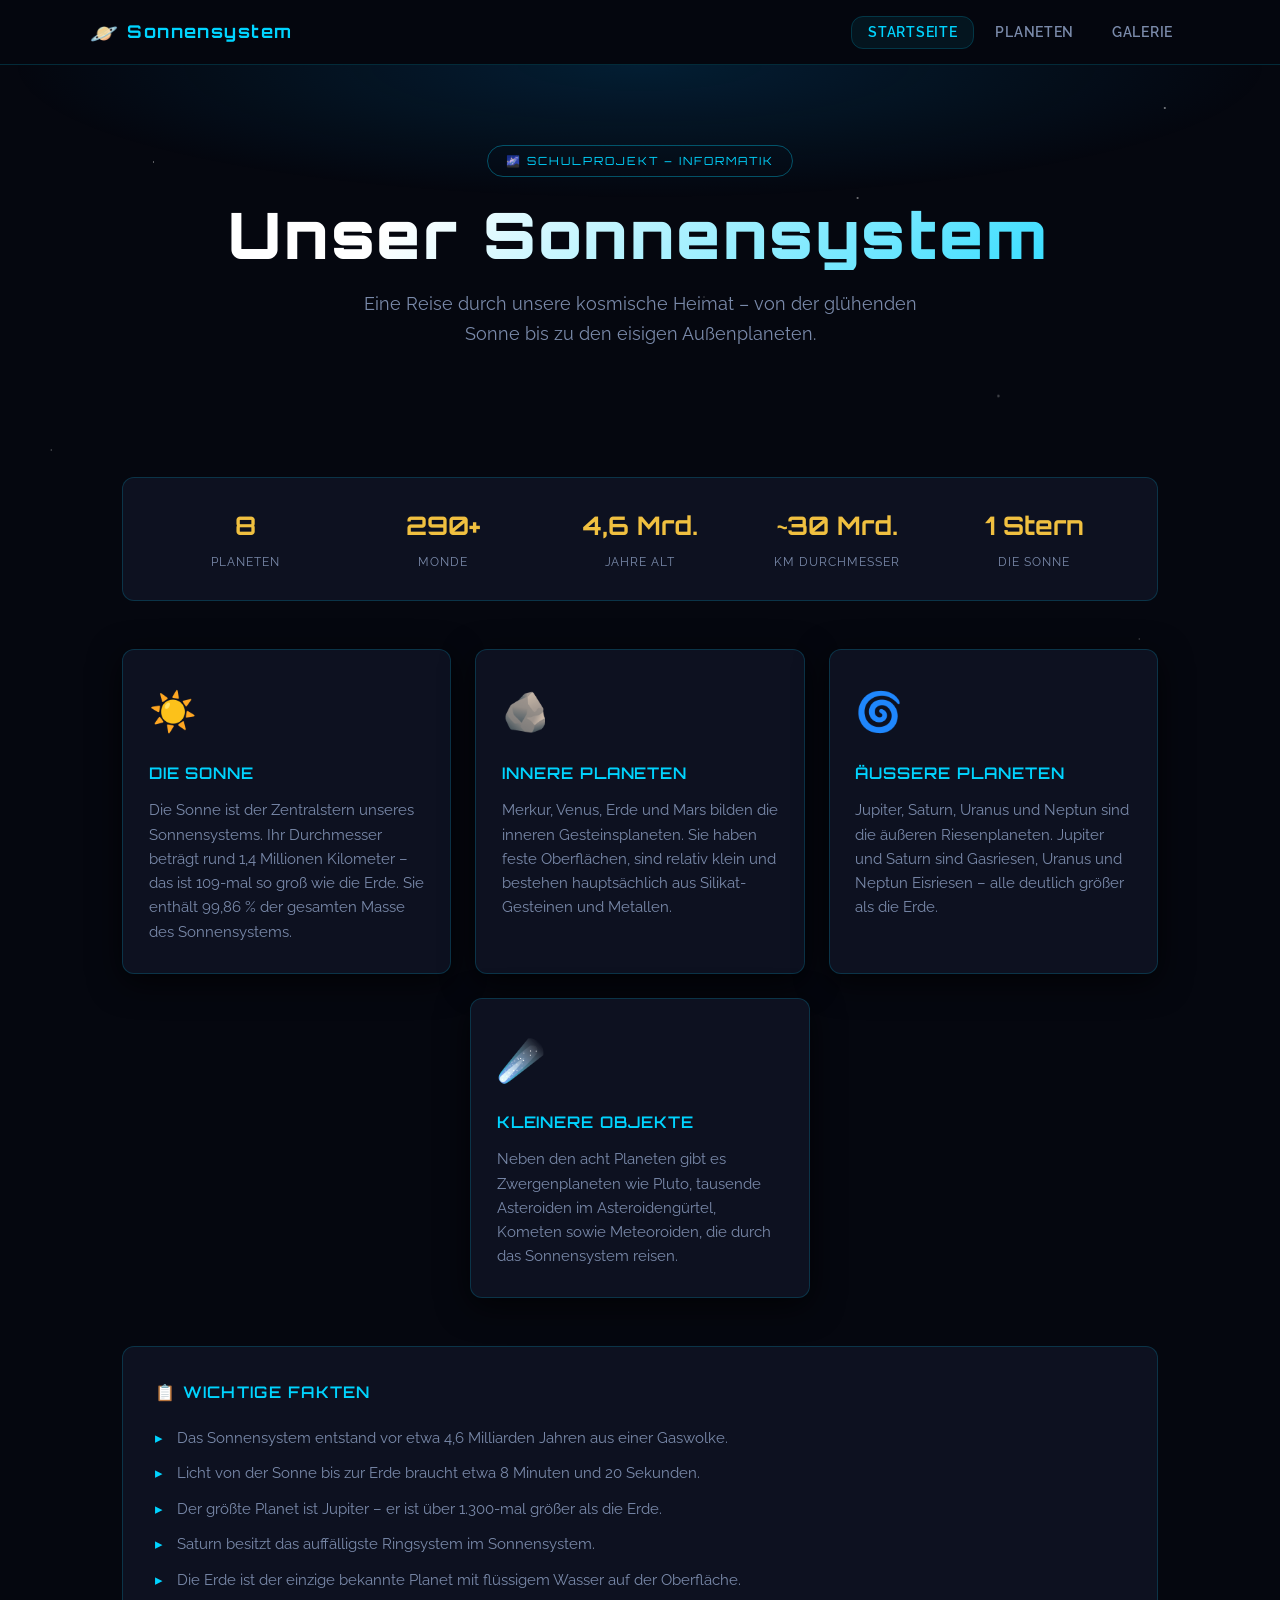
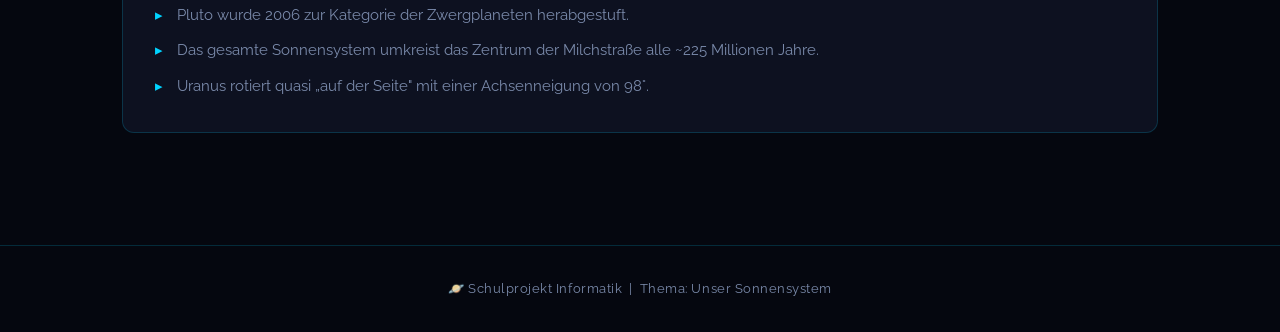
<file: webiste/index.html>
<!DOCTYPE html>
<html lang="de">
<head>
  <meta charset="UTF-8" />
  <meta name="viewport" content="width=device-width, initial-scale=1.0" />
  <title>Unser Sonnensystem – Startseite</title>
  <link rel="stylesheet" href="style.css" />
</head>
<body>

  <nav>
    <div class="nav-inner">
      <a href="index.html" class="nav-logo">
        <span>🪐</span> Sonnensystem
      </a>
      <ul class="nav-links">
        <li><a href="index.html" class="active">Startseite</a></li>
        <li><a href="planeten.html">Planeten</a></li>
        <li><a href="galerie.html">Galerie</a></li>
      </ul>
    </div>
  </nav>

  <section class="hero">
    <div class="hero-badge">🌌 Schulprojekt – Informatik</div>
    <h1>Unser Sonnensystem</h1>
    <p>
      Eine Reise durch unsere kosmische Heimat – von der glühenden Sonne
      bis zu den eisigen Außenplaneten.
    </p>
  </section>

  <main>

    <div class="facts-bar">
      <div class="fact-item">
        <span class="fact-number">8</span>
        <span class="fact-label">Planeten</span>
      </div>
      <div class="fact-item">
        <span class="fact-number">290+</span>
        <span class="fact-label">Monde</span>
      </div>
      <div class="fact-item">
        <span class="fact-number">4,6 Mrd.</span>
        <span class="fact-label">Jahre alt</span>
      </div>
      <div class="fact-item">
        <span class="fact-number">~30 Mrd.</span>
        <span class="fact-label">km Durchmesser</span>
      </div>
      <div class="fact-item">
        <span class="fact-number">1 Stern</span>
        <span class="fact-label">Die Sonne</span>
      </div>
    </div>

    <div class="cards-grid">

      <div class="card">
        <span class="card-icon">☀️</span>
        <h2>Die Sonne</h2>
        <p>
          Die Sonne ist der Zentralstern unseres Sonnensystems. Ihr Durchmesser
          beträgt rund 1,4 Millionen Kilometer – das ist 109-mal so groß wie die
          Erde. Sie enthält 99,86 % der gesamten Masse des Sonnensystems.
        </p>
      </div>

      <div class="card">
        <span class="card-icon">🪨</span>
        <h2>Innere Planeten</h2>
        <p>
          Merkur, Venus, Erde und Mars bilden die inneren Gesteinsplaneten.
          Sie haben feste Oberflächen, sind relativ klein und bestehen
          hauptsächlich aus Silikat-Gesteinen und Metallen.
        </p>
      </div>

      <div class="card">
        <span class="card-icon">🌀</span>
        <h2>Äußere Planeten</h2>
        <p>
          Jupiter, Saturn, Uranus und Neptun sind die äußeren Riesenplaneten.
          Jupiter und Saturn sind Gasriesen, Uranus und Neptun Eisriesen –
          alle deutlich größer als die Erde.
        </p>
      </div>

      <div class="card">
        <span class="card-icon">☄️</span>
        <h2>Kleinere Objekte</h2>
        <p>
          Neben den acht Planeten gibt es Zwergenplaneten wie Pluto,
          tausende Asteroiden im Asteroidengürtel, Kometen sowie
          Meteoroiden, die durch das Sonnensystem reisen.
        </p>
      </div>

    </div>

    <div class="info-section">
      <h2>📋 Wichtige Fakten</h2>
      <ul>
        <li>Das Sonnensystem entstand vor etwa 4,6 Milliarden Jahren aus einer Gaswolke.</li>
        <li>Licht von der Sonne bis zur Erde braucht etwa 8 Minuten und 20 Sekunden.</li>
        <li>Der größte Planet ist Jupiter – er ist über 1.300-mal größer als die Erde.</li>
        <li>Saturn besitzt das auffälligste Ringsystem im Sonnensystem.</li>
        <li>Die Erde ist der einzige bekannte Planet mit flüssigem Wasser auf der Oberfläche.</li>
        <li>Pluto wurde 2006 zur Kategorie der Zwergplaneten herabgestuft.</li>
        <li>Das gesamte Sonnensystem umkreist das Zentrum der Milchstraße alle ~225 Millionen Jahre.</li>
        <li>Uranus rotiert quasi „auf der Seite" mit einer Achsenneigung von 98°.</li>
      </ul>
    </div>

  </main>

  <footer>
    <p>🪐 Schulprojekt Informatik &nbsp;|&nbsp; Thema: Unser Sonnensystem</p>
  </footer>

</body>
</html>
</file>
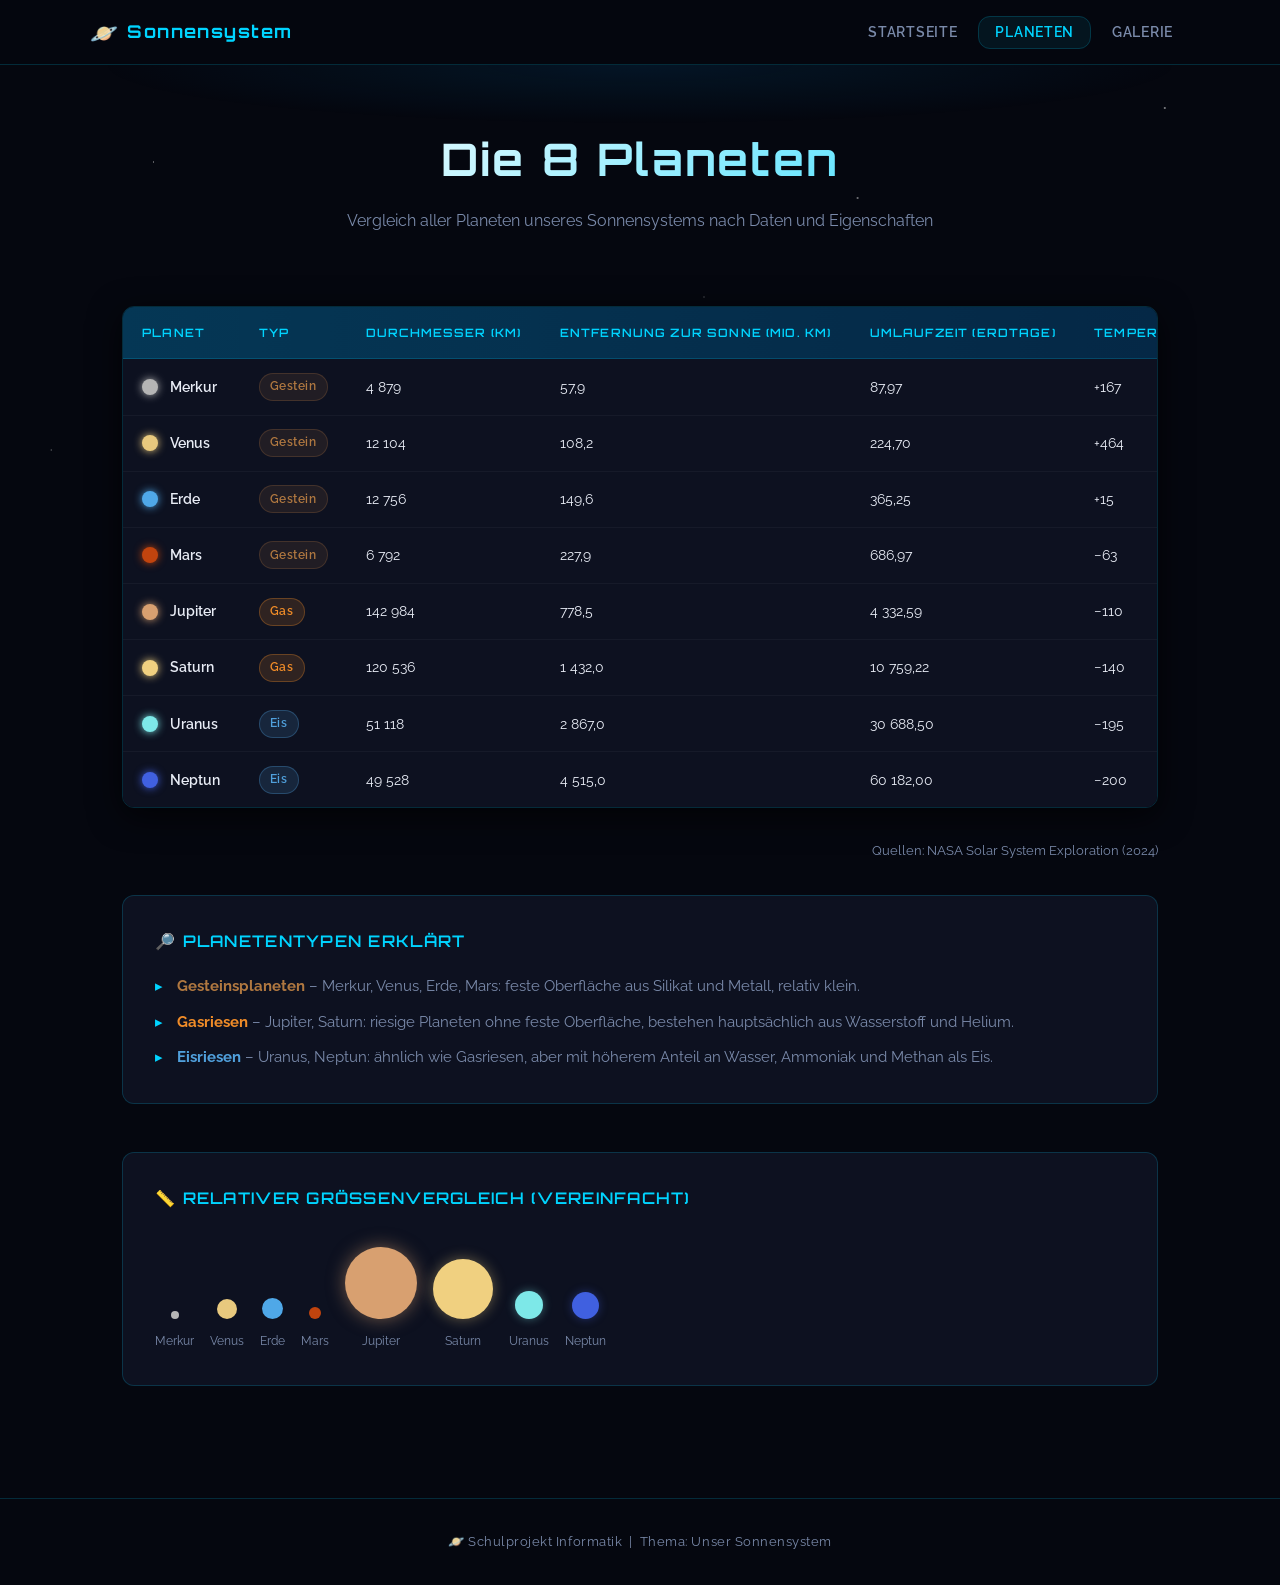
<file: webiste/planeten.html>
<!DOCTYPE html>
<html lang="de">
<head>
  <meta charset="UTF-8" />
  <meta name="viewport" content="width=device-width, initial-scale=1.0" />
  <title>Unser Sonnensystem – Planeten</title>
  <link rel="stylesheet" href="style.css" />
</head>
<body>

  <nav>
    <div class="nav-inner">
      <a href="index.html" class="nav-logo">
        <span>🪐</span> Sonnensystem
      </a>
      <ul class="nav-links">
        <li><a href="index.html">Startseite</a></li>
        <li><a href="planeten.html" class="active">Planeten</a></li>
        <li><a href="galerie.html">Galerie</a></li>
      </ul>
    </div>
  </nav>

  <section class="page-header">
    <h1>Die 8 Planeten</h1>
    <p>Vergleich aller Planeten unseres Sonnensystems nach Daten und Eigenschaften</p>
  </section>

  <main>

    <div class="table-wrapper">
      <table>
        <thead>
          <tr>
            <th>Planet</th>
            <th>Typ</th>
            <th>Durchmesser (km)</th>
            <th>Entfernung zur Sonne (Mio. km)</th>
            <th>Umlaufzeit (Erdtage)</th>
            <th>Temperatur (Ø °C)</th>
            <th>Monde</th>
          </tr>
        </thead>
        <tbody>
          <tr>
            <td>
              <div class="planet-cell">
                <div class="planet-dot" style="background:#b5b5b5; color:#b5b5b5;"></div>
                Merkur
              </div>
            </td>
            <td><span class="badge badge-rocky">Gestein</span></td>
            <td>4 879</td>
            <td>57,9</td>
            <td>87,97</td>
            <td>+167</td>
            <td>0</td>
          </tr>
          <tr>
            <td>
              <div class="planet-cell">
                <div class="planet-dot" style="background:#e8c97e; color:#e8c97e;"></div>
                Venus
              </div>
            </td>
            <td><span class="badge badge-rocky">Gestein</span></td>
            <td>12 104</td>
            <td>108,2</td>
            <td>224,70</td>
            <td>+464</td>
            <td>0</td>
          </tr>
          <tr>
            <td>
              <div class="planet-cell">
                <div class="planet-dot" style="background:#4fa8e8; color:#4fa8e8;"></div>
                Erde
              </div>
            </td>
            <td><span class="badge badge-rocky">Gestein</span></td>
            <td>12 756</td>
            <td>149,6</td>
            <td>365,25</td>
            <td>+15</td>
            <td>1</td>
          </tr>
          <tr>
            <td>
              <div class="planet-cell">
                <div class="planet-dot" style="background:#c1440e; color:#c1440e;"></div>
                Mars
              </div>
            </td>
            <td><span class="badge badge-rocky">Gestein</span></td>
            <td>6 792</td>
            <td>227,9</td>
            <td>686,97</td>
            <td>−63</td>
            <td>2</td>
          </tr>
          <tr>
            <td>
              <div class="planet-cell">
                <div class="planet-dot" style="background:#d8a070; color:#d8a070;"></div>
                Jupiter
              </div>
            </td>
            <td><span class="badge badge-gas">Gas</span></td>
            <td>142 984</td>
            <td>778,5</td>
            <td>4 332,59</td>
            <td>−110</td>
            <td>95</td>
          </tr>
          <tr>
            <td>
              <div class="planet-cell">
                <div class="planet-dot" style="background:#f0d080; color:#f0d080;"></div>
                Saturn
              </div>
            </td>
            <td><span class="badge badge-gas">Gas</span></td>
            <td>120 536</td>
            <td>1 432,0</td>
            <td>10 759,22</td>
            <td>−140</td>
            <td>146</td>
          </tr>
          <tr>
            <td>
              <div class="planet-cell">
                <div class="planet-dot" style="background:#7de8e8; color:#7de8e8;"></div>
                Uranus
              </div>
            </td>
            <td><span class="badge badge-ice">Eis</span></td>
            <td>51 118</td>
            <td>2 867,0</td>
            <td>30 688,50</td>
            <td>−195</td>
            <td>28</td>
          </tr>
          <tr>
            <td>
              <div class="planet-cell">
                <div class="planet-dot" style="background:#4060e0; color:#4060e0;"></div>
                Neptun
              </div>
            </td>
            <td><span class="badge badge-ice">Eis</span></td>
            <td>49 528</td>
            <td>4 515,0</td>
            <td>60 182,00</td>
            <td>−200</td>
            <td>16</td>
          </tr>
        </tbody>
      </table>
    </div>
    <p class="table-note">Quellen: NASA Solar System Exploration (2024)</p>

    <div class="info-section" style="margin-top:2rem;">
      <h2>🔎 Planetentypen erklärt</h2>
      <ul>
        <li><strong style="color:#b07840;">Gesteinsplaneten</strong> – Merkur, Venus, Erde, Mars: feste Oberfläche aus Silikat und Metall, relativ klein.</li>
        <li><strong style="color:#f08c28;">Gasriesen</strong> – Jupiter, Saturn: riesige Planeten ohne feste Oberfläche, bestehen hauptsächlich aus Wasserstoff und Helium.</li>
        <li><strong style="color:#50a0dc;">Eisriesen</strong> – Uranus, Neptun: ähnlich wie Gasriesen, aber mit höherem Anteil an Wasser, Ammoniak und Methan als Eis.</li>
      </ul>
    </div>

    <div class="info-section" style="margin-top:1.5rem;">
      <h2>📏 Relativer Größenvergleich (vereinfacht)</h2>
      <div style="display:flex; flex-wrap:wrap; align-items:flex-end; gap:1rem; padding-top:1rem;">

        <div style="text-align:center;">
          <div style="width:8px;height:8px;background:#b5b5b5;border-radius:50%;margin:0 auto 0.4rem;"></div>
          <span style="font-size:0.75rem;color:var(--text-dim);">Merkur</span>
        </div>
        <div style="text-align:center;">
          <div style="width:20px;height:20px;background:#e8c97e;border-radius:50%;margin:0 auto 0.4rem;"></div>
          <span style="font-size:0.75rem;color:var(--text-dim);">Venus</span>
        </div>
        <div style="text-align:center;">
          <div style="width:21px;height:21px;background:#4fa8e8;border-radius:50%;margin:0 auto 0.4rem;"></div>
          <span style="font-size:0.75rem;color:var(--text-dim);">Erde</span>
        </div>
        <div style="text-align:center;">
          <div style="width:12px;height:12px;background:#c1440e;border-radius:50%;margin:0 auto 0.4rem;"></div>
          <span style="font-size:0.75rem;color:var(--text-dim);">Mars</span>
        </div>
        <div style="text-align:center;">
          <div style="width:72px;height:72px;background:#d8a070;border-radius:50%;margin:0 auto 0.4rem;box-shadow:0 0 18px rgba(216,160,112,0.5);"></div>
          <span style="font-size:0.75rem;color:var(--text-dim);">Jupiter</span>
        </div>
        <div style="text-align:center;">
          <div style="width:60px;height:60px;background:#f0d080;border-radius:50%;margin:0 auto 0.4rem;box-shadow:0 0 14px rgba(240,208,128,0.4);"></div>
          <span style="font-size:0.75rem;color:var(--text-dim);">Saturn</span>
        </div>
        <div style="text-align:center;">
          <div style="width:28px;height:28px;background:#7de8e8;border-radius:50%;margin:0 auto 0.4rem;box-shadow:0 0 10px rgba(125,232,232,0.4);"></div>
          <span style="font-size:0.75rem;color:var(--text-dim);">Uranus</span>
        </div>
        <div style="text-align:center;">
          <div style="width:27px;height:27px;background:#4060e0;border-radius:50%;margin:0 auto 0.4rem;box-shadow:0 0 10px rgba(64,96,224,0.4);"></div>
          <span style="font-size:0.75rem;color:var(--text-dim);">Neptun</span>
        </div>

      </div>
    </div>

  </main>

  <footer>
    <p>🪐 Schulprojekt Informatik &nbsp;|&nbsp; Thema: Unser Sonnensystem</p>
  </footer>

</body>
</html>
</file>
<file: webiste/style.css>
@import url('https://fonts.googleapis.com/css2?family=Orbitron:wght@400;600;700;900&family=Raleway:wght@300;400;500;600&display=swap');

/* ---- CSS-Variablen ---- */
:root {
  --bg-dark:     #05070f;
  --bg-card:     #0d1120;
  --bg-nav:      rgba(5, 7, 15, 0.92);
  --accent-cyan: #00d4ff;
  --accent-gold: #f0c040;
  --text-main:   #e8ecf5;
  --text-dim:    #7a8aaa;
  --border:      rgba(0, 212, 255, 0.18);
  --radius:      12px;
  --shadow:      0 8px 32px rgba(0, 0, 0, 0.7);
}

/* ---- Reset & Basis ---- */
*, *::before, *::after {
  margin: 0;
  padding: 0;
  box-sizing: border-box;
}

html { scroll-behavior: smooth; }

body {
  font-family: 'Raleway', sans-serif;
  font-weight: 400;
  background-color: var(--bg-dark);
  color: var(--text-main);
  min-height: 100vh;
  overflow-x: hidden;
  line-height: 1.7;
}

/* Sterne-Hintergrund */
body::before {
  content: '';
  position: fixed;
  inset: 0;
  background-image:
    radial-gradient(1px 1px at 12% 18%, rgba(255,255,255,0.7) 0%, transparent 100%),
    radial-gradient(1px 1px at 34% 55%, rgba(255,255,255,0.5) 0%, transparent 100%),
    radial-gradient(1.5px 1.5px at 67% 22%, rgba(255,255,255,0.6) 0%, transparent 100%),
    radial-gradient(1px 1px at 89% 71%, rgba(255,255,255,0.4) 0%, transparent 100%),
    radial-gradient(1px 1px at 45% 88%, rgba(255,255,255,0.5) 0%, transparent 100%),
    radial-gradient(2px 2px at 78% 44%, rgba(255,255,255,0.3) 0%, transparent 100%),
    radial-gradient(1px 1px at 22% 76%, rgba(255,255,255,0.6) 0%, transparent 100%),
    radial-gradient(1px 1px at 55% 33%, rgba(255,255,255,0.4) 0%, transparent 100%),
    radial-gradient(1.5px 1.5px at 91% 12%, rgba(255,255,255,0.7) 0%, transparent 100%),
    radial-gradient(1px 1px at 4% 50%,  rgba(255,255,255,0.5) 0%, transparent 100%);
  pointer-events: none;
  z-index: 0;
}

   /* NAVIGATION */
nav {
  position: sticky;
  top: 0;
  z-index: 100;
  background: var(--bg-nav);
  backdrop-filter: blur(12px);
  border-bottom: 1px solid var(--border);
  padding: 0 2rem;
}

.nav-inner {
  display: flex;
  align-items: center;
  justify-content: space-between;
  max-width: 1100px;
  margin: 0 auto;
  height: 64px;
}

.nav-logo {
  font-family: 'Orbitron', sans-serif;
  font-weight: 700;
  font-size: 1.1rem;
  color: var(--accent-cyan);
  text-decoration: none;
  letter-spacing: 0.08em;
  display: flex;
  align-items: center;
  gap: 0.5rem;
}

.nav-logo span { font-size: 1.4rem; }

.nav-links {
  display: flex;
  list-style: none;
  gap: 0.25rem;
}

.nav-links a {
  font-family: 'Raleway', sans-serif;
  font-weight: 600;
  font-size: 0.88rem;
  letter-spacing: 0.05em;
  text-transform: uppercase;
  text-decoration: none;
  color: var(--text-dim);
  padding: 0.45rem 1rem;
  border-radius: var(--radius);
  border: 1px solid transparent;
  transition: all 0.25s ease;
}

.nav-links a:hover,
.nav-links a.active {
  color: var(--accent-cyan);
  border-color: var(--border);
  background: rgba(0, 212, 255, 0.07);
}

   /* HERO / SEITEN-HEADER */
.hero {
  position: relative;
  z-index: 1;
  text-align: center;
  padding: 5rem 2rem 4rem;
  background: radial-gradient(ellipse 70% 50% at 50% 0%, rgba(0, 100, 160, 0.25) 0%, transparent 70%);
}

.hero-badge {
  display: inline-block;
  font-family: 'Orbitron', sans-serif;
  font-size: 0.7rem;
  letter-spacing: 0.18em;
  text-transform: uppercase;
  color: var(--accent-cyan);
  border: 1px solid rgba(0, 212, 255, 0.35);
  border-radius: 100px;
  padding: 0.35rem 1.1rem;
  margin-bottom: 1.4rem;
  animation: fadein 0.8s ease;
}

.hero h1 {
  font-family: 'Orbitron', sans-serif;
  font-weight: 900;
  font-size: clamp(2.2rem, 6vw, 4rem);
  line-height: 1.1;
  letter-spacing: 0.04em;
  background: linear-gradient(135deg, #ffffff 30%, var(--accent-cyan) 100%);
  -webkit-background-clip: text;
  -webkit-text-fill-color: transparent;
  background-clip: text;
  margin-bottom: 1.2rem;
  animation: fadein 1s ease 0.1s both;
}

.hero p {
  font-size: 1.1rem;
  color: var(--text-dim);
  max-width: 600px;
  margin: 0 auto 2rem;
  animation: fadein 1s ease 0.2s both;
}

.page-header {
  position: relative;
  z-index: 1;
  text-align: center;
  padding: 3.5rem 2rem 2.5rem;
  background: radial-gradient(ellipse 60% 40% at 50% 0%, rgba(0, 80, 130, 0.2) 0%, transparent 70%);
}

.page-header h1 {
  font-family: 'Orbitron', sans-serif;
  font-weight: 700;
  font-size: clamp(1.8rem, 4vw, 2.8rem);
  letter-spacing: 0.05em;
  background: linear-gradient(135deg, #ffffff 20%, var(--accent-cyan) 100%);
  -webkit-background-clip: text;
  -webkit-text-fill-color: transparent;
  background-clip: text;
  margin-bottom: 0.6rem;
}

.page-header p {
  color: var(--text-dim);
  font-size: 1rem;
}

   /* HAUPTINHALT */
main {
  position: relative;
  z-index: 1;
  max-width: 1100px;
  margin: 0 auto;
  padding: 2rem 2rem 4rem;
}

/* ---- Karten-Grid (Flexbox) ---- */
.cards-grid {
  display: flex;
  flex-wrap: wrap;
  gap: 1.5rem;
  justify-content: center;
  margin-bottom: 3rem;
}

.card {
  background: var(--bg-card);
  border: 1px solid var(--border);
  border-radius: var(--radius);
  padding: 1.8rem 1.6rem;
  flex: 1 1 280px;
  max-width: 340px;
  box-shadow: var(--shadow);
  transition: transform 0.3s ease, border-color 0.3s ease, box-shadow 0.3s ease;
  animation: fadein 0.8s ease both;
}

.card:hover {
  transform: translateY(-6px);
  border-color: rgba(0, 212, 255, 0.4);
  box-shadow: 0 16px 40px rgba(0, 0, 0, 0.8), 0 0 20px rgba(0, 212, 255, 0.08);
}

.card-icon {
  font-size: 2.4rem;
  margin-bottom: 1rem;
  display: block;
}

.card h2 {
  font-family: 'Orbitron', sans-serif;
  font-weight: 600;
  font-size: 1rem;
  letter-spacing: 0.06em;
  color: var(--accent-cyan);
  margin-bottom: 0.7rem;
  text-transform: uppercase;
}

.card p {
  font-size: 0.92rem;
  color: var(--text-dim);
  line-height: 1.65;
}

/* ---- Fakten-Leiste (Flexbox) ---- */
.facts-bar {
  display: flex;
  flex-wrap: wrap;
  gap: 1rem;
  background: var(--bg-card);
  border: 1px solid var(--border);
  border-radius: var(--radius);
  padding: 1.6rem 2rem;
  margin-bottom: 3rem;
  justify-content: space-around;
}

.fact-item {
  text-align: center;
  flex: 1 1 120px;
}

.fact-number {
  font-family: 'Orbitron', sans-serif;
  font-size: 1.6rem;
  font-weight: 700;
  color: var(--accent-gold);
  display: block;
}

.fact-label {
  font-size: 0.78rem;
  color: var(--text-dim);
  text-transform: uppercase;
  letter-spacing: 0.08em;
}

/* ---- Aufzählungsliste ---- */
.info-section {
  background: var(--bg-card);
  border: 1px solid var(--border);
  border-radius: var(--radius);
  padding: 2rem 2rem;
  margin-bottom: 3rem;
}

.info-section h2 {
  font-family: 'Orbitron', sans-serif;
  font-size: 1rem;
  font-weight: 600;
  color: var(--accent-cyan);
  text-transform: uppercase;
  letter-spacing: 0.08em;
  margin-bottom: 1.2rem;
}

.info-section ul {
  list-style: none;
  display: flex;
  flex-direction: column;
  gap: 0.6rem;
}

.info-section ul li {
  padding-left: 1.4rem;
  position: relative;
  color: var(--text-dim);
  font-size: 0.95rem;
}

.info-section ul li::before {
  content: '▸';
  position: absolute;
  left: 0;
  color: var(--accent-cyan);
}

   /* TABELLE */
.table-wrapper {
  overflow-x: auto;
  border-radius: var(--radius);
  border: 1px solid var(--border);
  box-shadow: var(--shadow);
  margin-bottom: 2rem;
}

table {
  width: 100%;
  border-collapse: collapse;
  font-size: 0.9rem;
  background: var(--bg-card);
}

thead tr {
  background: linear-gradient(90deg, rgba(0, 80, 120, 0.6), rgba(0, 50, 90, 0.6));
}

thead th {
  font-family: 'Orbitron', sans-serif;
  font-size: 0.72rem;
  font-weight: 600;
  letter-spacing: 0.1em;
  text-transform: uppercase;
  color: var(--accent-cyan);
  padding: 1rem 1.2rem;
  text-align: left;
  white-space: nowrap;
  border-bottom: 1px solid var(--border);
}

tbody tr {
  border-bottom: 1px solid rgba(255,255,255,0.04);
  transition: background 0.2s ease;
}

tbody tr:last-child { border-bottom: none; }

tbody tr:hover {
  background: rgba(0, 212, 255, 0.05);
}

tbody td {
  padding: 0.85rem 1.2rem;
  color: var(--text-main);
  vertical-align: middle;
}

.planet-cell {
  display: flex;
  align-items: center;
  gap: 0.75rem;
  font-weight: 600;
}

.planet-dot {
  width: 16px;
  height: 16px;
  border-radius: 50%;
  flex-shrink: 0;
  box-shadow: 0 0 8px currentColor;
}

.badge {
  display: inline-block;
  font-size: 0.72rem;
  font-weight: 600;
  padding: 0.2rem 0.65rem;
  border-radius: 100px;
  letter-spacing: 0.04em;
}

.badge-gas    { background: rgba(240,140, 40,0.15); color: #f08c28; border: 1px solid rgba(240,140,40,0.3); }
.badge-rocky  { background: rgba(150,100, 60,0.15); color: #b07840; border: 1px solid rgba(150,100,60,0.3); }
.badge-ice    { background: rgba( 80,160,220,0.15); color: #50a0dc; border: 1px solid rgba(80,160,220,0.3); }

.table-note {
  font-size: 0.82rem;
  color: var(--text-dim);
  text-align: right;
  margin-top: 0.75rem;
}

   /* GALERIE */
.gallery-grid {
  display: flex;
  flex-wrap: wrap;
  gap: 1.2rem;
  justify-content: center;
  margin-bottom: 2rem;
}

.gallery-item {
  flex: 1 1 260px;
  max-width: 340px;
  background: var(--bg-card);
  border: 1px solid var(--border);
  border-radius: var(--radius);
  overflow: hidden;
  box-shadow: var(--shadow);
  transition: transform 0.35s ease, border-color 0.35s ease;
  cursor: pointer;
}

.gallery-item:hover {
  transform: translateY(-8px) scale(1.02);
  border-color: rgba(0, 212, 255, 0.45);
}

.gallery-item img {
  width: 100%;
  height: 200px;
  object-fit: cover;
  display: block;
  transition: transform 0.5s ease;
}

.gallery-item:hover img {
  transform: scale(1.06);
}

.gallery-caption {
  padding: 1rem 1.2rem;
}

.gallery-caption h3 {
  font-family: 'Orbitron', sans-serif;
  font-size: 0.85rem;
  font-weight: 600;
  color: var(--accent-cyan);
  letter-spacing: 0.06em;
  text-transform: uppercase;
  margin-bottom: 0.3rem;
}

.gallery-caption p {
  font-size: 0.82rem;
  color: var(--text-dim);
  line-height: 1.5;
}

   /* FOOTER */
footer {
  position: relative;
  z-index: 1;
  text-align: center;
  padding: 2rem;
  border-top: 1px solid var(--border);
  color: var(--text-dim);
  font-size: 0.82rem;
  letter-spacing: 0.04em;
}

footer a {
  color: var(--accent-cyan);
  text-decoration: none;
}

   /* ANIMATIONEN */
@keyframes fadein {
  from { opacity: 0; transform: translateY(18px); }
  to   { opacity: 1; transform: translateY(0);    }
}

.card:nth-child(1) { animation-delay: 0.05s; }
.card:nth-child(2) { animation-delay: 0.15s; }
.card:nth-child(3) { animation-delay: 0.25s; }
.card:nth-child(4) { animation-delay: 0.35s; }

   /* RESPONSIVE */
@media (max-width: 640px) {
  .nav-logo { font-size: 0.9rem; }
  .nav-links a { padding: 0.4rem 0.6rem; font-size: 0.8rem; }
  .facts-bar { flex-direction: column; align-items: center; }
  thead th, tbody td { padding: 0.7rem 0.8rem; }
}
</file>
